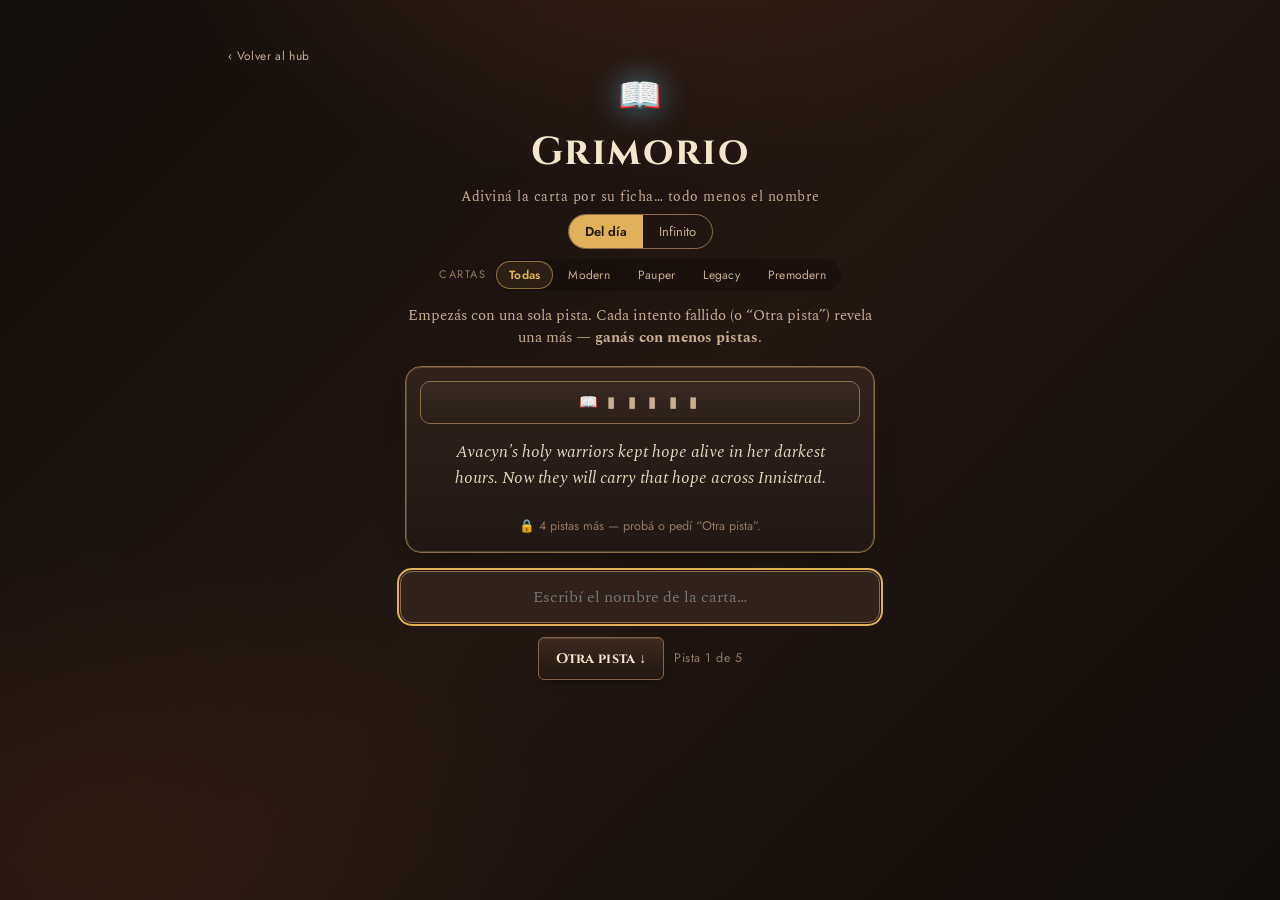
<file: grimorio.html>
<!doctype html>
<html lang="es">
<head>
<meta charset="utf-8">
<meta name="viewport" content="width=device-width, initial-scale=1">
<title>Grimorio — Magic The Mini Games</title>
<meta name="description" content="Adiviná la carta de Magic por su ficha completa — flavor, reglas, color, coste, tipo y fuerza/resistencia — todo menos el nombre.">
<meta property="og:type" content="website">
<meta property="og:title" content="Grimorio — Magic The Mini Games">
<meta property="og:description" content="Adiviná la carta de Magic por su ficha completa — flavor, reglas, color, coste, tipo y fuerza/resistencia — todo menos el nombre.">
<meta property="og:url" content="https://fclarat.github.io/MagicTheOraculo/grimorio.html">
<meta property="og:image" content="https://fclarat.github.io/MagicTheOraculo/og.png">
<meta property="og:image:width" content="1200">
<meta property="og:image:height" content="630">
<meta name="twitter:card" content="summary_large_image">
<meta name="twitter:title" content="Grimorio — Magic The Mini Games">
<meta name="twitter:description" content="Adiviná la carta de Magic por su ficha completa — flavor, reglas, color, coste, tipo y fuerza/resistencia — todo menos el nombre.">
<meta name="twitter:image" content="https://fclarat.github.io/MagicTheOraculo/og.png">
<link rel="icon" href="data:image/svg+xml,<svg xmlns='http://www.w3.org/2000/svg' viewBox='0 0 100 100'><text y='.9em' font-size='90'>%F0%9F%93%96</text></svg>">
<link rel="stylesheet" href="theme.css?v=8">
<style>
  main { text-align:center; }
  .sub { color:var(--muted); font-size:14.5px; margin:10px auto 0; max-width:480px; }
  /* the card "sheet" — assembles as clues reveal; tints to the card's colour */
  .sheet { max-width:470px; margin:16px auto 0; text-align:left; position:relative;
    background:linear-gradient(180deg,var(--ink-2),var(--ink)); border:1px solid var(--smoke-2); border-radius:16px; padding:14px;
    box-shadow:inset 0 0 0 1px var(--tint,var(--hair)), 0 0 36px -18px var(--tintglow,transparent), var(--shadow-sm);
    transition:box-shadow .45s ease; }
  .sheet-title { display:flex; align-items:center; justify-content:center; gap:9px; margin-bottom:12px; padding:9px;
    font-family:'Cinzel',serif; font-size:15px; letter-spacing:.05em; color:var(--faint);
    background:linear-gradient(180deg,rgba(255,255,255,.04),transparent); border:1px solid var(--smoke-2); border-radius:10px; }
  .sheet-title .masked { letter-spacing:.28em; color:var(--muted); }
  .clues { display:flex; flex-direction:column; gap:10px; }
  .clue { animation:cluein .35s ease both; }
  @keyframes cluein { from{opacity:0; transform:translateY(8px);} to{opacity:1; transform:none;} }
  .clab { display:block; font-family:'Jost',sans-serif; text-transform:uppercase; letter-spacing:.16em;
    font-size:9.5px; font-weight:600; color:var(--faint); margin-bottom:5px; }
  .clue.flavor { text-align:center; padding:4px 10px 6px; }
  .clue.flavor .txt { font-style:italic; font-family:'Spectral',serif; font-size:16.5px; line-height:1.6; color:#e2d8bc; text-wrap:balance; }
  .clue.rules { background:rgba(0,0,0,.24); border:1px solid var(--smoke-2); border-radius:11px; padding:11px 13px; }
  .clue.rules .rtext { white-space:pre-wrap; font-family:'Spectral',serif; font-size:14.5px; line-height:1.6; color:var(--parchment); }
  .stats { display:flex; flex-wrap:wrap; gap:8px; }
  .stat { flex:1 1 auto; min-width:104px; background:rgba(0,0,0,.24); border:1px solid var(--smoke-2); border-radius:11px;
    padding:8px 12px; animation:cluein .3s ease both; }
  .stat .sval { font-family:'Jost',sans-serif; font-size:14.5px; color:var(--parchment); display:flex; align-items:center; gap:6px; }
  .pending { text-align:center; color:var(--faint); font-family:'Jost',sans-serif; font-size:12.5px; padding:8px 4px 2px; }
  .mana { margin-right:2px; }
  .mana.sm { width:17px; height:17px; font-size:9px; vertical-align:middle; margin:0 1px; }
  .mana.n { background:radial-gradient(circle at 38% 30%,#efe9dd,#b0a794 82%); color:#3a3527; }
  .guessrow { position:relative; max-width:480px; margin:18px auto 0; }
  #guess { width:100%; box-sizing:border-box; background:var(--ink-2); color:var(--parchment);
    border:1px solid var(--smoke-2); border-radius:12px; padding:13px 15px; font-family:'Spectral',serif; font-size:16px; text-align:center; }
  #guess:focus { outline:2px solid var(--gold); outline-offset:1px; }
  .sugg { position:absolute; left:0; right:0; top:52px; z-index:5; display:grid; gap:3px; background:var(--void); border-radius:10px; }
  .sugg button { text-align:left; background:var(--ink); color:var(--parchment); border:1px solid var(--smoke);
    border-radius:8px; padding:9px 12px; cursor:pointer; font-family:'Spectral',serif; font-size:14px; }
  .sugg button:hover { border-color:var(--gold); }
  .controls { display:flex; gap:10px; justify-content:center; align-items:center; margin:14px auto 0; flex-wrap:wrap; }
  .count { color:var(--faint); font-family:'Jost',sans-serif; font-size:12.5px; letter-spacing:.04em; }
  .msg { min-height:20px; color:var(--gold); font-family:'Jost',sans-serif; font-size:14px; margin:12px 0 0; }
  .guesslog { display:flex; flex-wrap:wrap; gap:6px; justify-content:center; margin:12px auto 0; max-width:520px; }
  .guesslog .gl { font-family:'Jost',sans-serif; font-size:12px; color:var(--muted); background:var(--ink);
    border:1px solid var(--smoke); border-radius:8px; padding:4px 9px; text-decoration:line-through; }
  .cardwrap { display:flex; justify-content:center; margin:14px 0; }
  .cardwrap img { width:min(260px,70vw); border-radius:12px; box-shadow:var(--shadow); }
  .foot { color:var(--faint); text-align:center; font-family:'Jost',sans-serif; font-size:13px; margin-top:24px; }
  .modepick { display:inline-flex; border:1px solid var(--smoke-2); border-radius:99px; overflow:hidden; margin-top:6px; }
  .modepick button { background:transparent; border:none; color:var(--muted); padding:7px 16px; cursor:pointer; font-family:'Jost',sans-serif; font-size:13px; }
  .modepick button.on { background:var(--gold); color:#241a06; font-weight:600; }
</style>
</head>
<body>
<div class="wrap">
  <div class="topbar">
    <a class="back" href="index.html">‹ Volver al hub</a>
  </div>
  <header class="mast">
    <div class="sigil">📖</div>
    <h1 class="wordmark">Grimorio</h1>
    <p class="tagline">Adiviná la carta por su ficha… todo menos el nombre</p>
    <div class="modepick" id="modepick"><button data-mode="daily" class="on">Del día</button><button data-mode="rand">Infinito</button></div>
  </header>
  <main>
    <div id="game" hidden>
      <p class="sub">Empezás con una sola pista. Cada intento fallido (o “Otra pista”) revela una más — <b>ganás con menos pistas</b>.</p>
      <div class="sheet" id="sheet">
        <div class="sheet-title">📖 <span class="masked">▮ ▮ ▮ ▮ ▮</span></div>
        <div class="clues" id="clues"></div>
      </div>
      <div class="guessrow">
        <input id="guess" type="text" autocomplete="off" spellcheck="false" placeholder="Escribí el nombre de la carta…">
        <div class="sugg" id="sugg"></div>
      </div>
      <div class="controls">
        <button class="btn" id="next">Otra pista ↓</button>
        <span class="count" id="count"></span>
      </div>
      <p class="msg" id="msg"></p>
      <div class="guesslog" id="guesslog"></div>
    </div>
    <div id="result" hidden></div>
    <p class="foot" id="loading">Abriendo el grimorio…</p>
  </main>
</div>
<script src="extras.js?v=7"></script>
<script>
const $ = s => document.querySelector(s);
let TARGETS=[], ALLNAMES=[], target=null, clues=[], revealed=1, over=false, mode='daily';

Promise.all([fetch('data/names.json?v=3').then(r=>r.json()), fetch(MTO.fmt === 'all' ? 'data/reveal.json?v=4' : `data/reveal_${MTO.fmt}.json?v=1`).then(r=>r.json())]).then(([a,rv])=>{
  ALLNAMES = MTO.names(a);
  TARGETS = rv.cards;
  if(!TARGETS.length){ $('#loading').textContent='No pude cargar las cartas 😿'; return; }
  $('#loading').hidden=true; $('#game').hidden=false; start();
}).catch(()=>{ $('#loading').textContent='No pude cargar las cartas 😿'; });

function hashStr(s){ let h=2166136261; for(let i=0;i<s.length;i++){ h^=s.charCodeAt(i); h=Math.imul(h,16777619);} return h>>>0; }
function todayKey(){ const d=new Date(); return `${d.getFullYear()}-${d.getMonth()+1}-${d.getDate()}`; }
function imgURL(c,k){ const id=c.fid; return `https://cards.scryfall.io/${k}/front/${id[0]}/${id[1]}/${id}.jpg`; }
function esc(s){ return String(s).replace(/[&<>"]/g,m=>({'&':'&amp;','<':'&lt;','>':'&gt;','"':'&quot;'}[m])); }

const COLNAME={W:'Blanca',U:'Azul',B:'Negra',R:'Roja',G:'Verde'};
function colorPips(co){ if(!co) return `<span class="mana c">◆</span>`; return co.split('').map(x=>`<span class="mana ${x.toLowerCase()}">${x}</span>`).join(''); }
function colorWord(co){ if(!co) return 'Incolora'; if(co.length>=2) return 'Multicolor'; return COLNAME[co]||co; }
function manaHTML(mc){
  const syms = (mc||'').match(/\{[^}]+\}/g);
  if(!syms||!syms.length) return `<span class="mana n">0</span>`;
  return syms.map(s=>{ const t=s.slice(1,-1); const cls={W:'w',U:'u',B:'b',R:'r',G:'g',C:'c'}[t];
    return cls ? `<span class="mana ${cls}">${t}</span>` : `<span class="mana n">${esc(t)}</span>`; }).join('');
}
function rulesHTML(t){
  return esc(t).replace(/\{([^}]+)\}/g,(m,sym)=>{
    const cls={W:'w',U:'u',B:'b',R:'r',G:'g',C:'c'}[sym];
    if(cls) return `<span class="mana ${cls} sm">${sym}</span>`;
    const lab = sym==='T'?'↷' : sym==='Q'?'↺' : sym;
    return `<span class="mana n sm">${esc(lab)}</span>`;
  });
}
const TINT={W:'240,230,192',U:'43,125,191',B:'120,110,150',R:'209,63,43',G:'44,154,92'};
function tintRGB(co){ if(!co) return '176,167,148'; if(co.length>=2) return '227,180,90'; return TINT[co]||'176,167,148'; }

function buildClues(c){
  const cl=[];
  if(c.fl) cl.push({kind:'flavor', text:c.fl});
  cl.push({kind:'rules', text:c.ot});
  cl.push({kind:'stat', lab:'Color', html:`${colorPips(c.co)} <span>${colorWord(c.co)}</span>`});
  cl.push({kind:'stat', lab:'Coste', html: c.mc ? manaHTML(c.mc) : '<span style="color:var(--faint)">sin coste</span>'});
  cl.push({kind:'stat', lab:'Tipo', html: esc(c.t)});
  if(c.pt) cl.push({kind:'stat', lab:'Fuerza / Resist.', html:`<b>${esc(c.pt)}</b>`});
  return cl;
}

function start(){
  over=false; revealed=1;
  const seed = mode==='daily' ? hashStr('grimorio'+todayKey()) : Math.floor(Math.random()*1e9);
  target = TARGETS[seed % TARGETS.length];
  clues = buildClues(target);
  $('#result').hidden=true; $('#game').hidden=false; $('#msg').textContent=''; $('#guesslog').innerHTML='';
  $('#guess').value=''; $('#guess').disabled=false; $('#sugg').innerHTML='';
  render(); $('#guess').focus();
}
function render(){
  const shown = clues.slice(0, revealed);
  let html='', stats=[], colorShown=false;
  for(const c of shown){
    if(c.kind==='flavor') html += `<div class="clue flavor"><div class="txt">${esc(c.text)}</div></div>`;
    else if(c.kind==='rules') html += `<div class="clue rules"><span class="clab">Texto de reglas</span><div class="rtext">${rulesHTML(c.text)}</div></div>`;
    else { stats.push(c); if(c.lab==='Color') colorShown=true; }
  }
  if(stats.length) html += `<div class="stats">` + stats.map(s=>`<div class="stat"><span class="clab">${s.lab}</span><div class="sval">${s.html}</div></div>`).join('') + `</div>`;
  if(revealed < clues.length) html += `<div class="pending">🔒 ${clues.length-revealed} pista${clues.length-revealed>1?'s':''} más — probá o pedí “Otra pista”.</div>`;
  $('#clues').innerHTML = html;
  const sheet=$('#sheet');
  if(colorShown){ const rgb=tintRGB(target.co); sheet.style.setProperty('--tint',`rgba(${rgb},.55)`); sheet.style.setProperty('--tintglow',`rgba(${rgb},.5)`); }
  else { sheet.style.setProperty('--tint','var(--hair)'); sheet.style.setProperty('--tintglow','transparent'); }
  $('#count').textContent = `Pista ${Math.min(revealed,clues.length)} de ${clues.length}`;
  $('#next').disabled = revealed >= clues.length;
}
function nextClue(){ if(over) return; if(revealed < clues.length){ revealed++; render(); } }

$('#guess').addEventListener('input', e=>{
  const q=e.target.value.trim().toLowerCase(), box=$('#sugg');
  if(q.length<2){ box.innerHTML=''; return; }
  const hits=[]; for(let i=0;i<ALLNAMES.length && hits.length<7;i++) if(ALLNAMES[i].toLowerCase().includes(q)) hits.push(ALLNAMES[i]);
  box.innerHTML=hits.map(n=>`<button data-n="${esc(n)}">${esc(n)}</button>`).join('');
  box.querySelectorAll('button').forEach(b=>b.onclick=()=>submit(b.dataset.n));
});
$('#guess').addEventListener('keydown', e=>{ if(e.key==='Enter'){ const f=$('#sugg button'); if(f) submit(f.dataset.n); else submit($('#guess').value.trim()); }});
$('#next').onclick=nextClue;

function submit(name){
  if(over||!name) return; $('#sugg').innerHTML=''; $('#guess').value='';
  if(name.toLowerCase()===target.n.toLowerCase()) return win();
  $('#guesslog').insertAdjacentHTML('beforeend', `<span class="gl">${esc(name)}</span>`);
  if(revealed < clues.length){ revealed++; render(); $('#msg').textContent='No era… ahí va otra pista.'; }
  else { $('#msg').textContent=''; return lose(); }
}
function win(){ done(true); }
function lose(){ done(false); }
function done(won){
  over=true; $('#guess').disabled=true; $('#next').disabled=true;
  const n = revealed;
  setTimeout(()=>{
    MTO.end('grimorio', { won, mode, score: won?n:null, distLabel:'pistas usadas',
      title: target.n, subtitle: won?`Adivinada con ${n} pista${n>1?'s':''}`:'No la sacaste',
      bodyHtml: `<div class="cardwrap"><img src="${imgURL(target,'normal')}" alt="${esc(target.n)}" onerror="this.onerror=null;this.src='${imgURL(target,'art_crop')}'"></div>`,
      shareText: `Grimorio 📖 — ${won?`✅ con ${n} pista${n>1?'s':''}`:'❌ no la saqué'}\nfclarat.github.io/MagicTheOraculo` });
  }, 350);
}
document.querySelectorAll('#modepick button').forEach(b=>b.onclick=()=>{ document.querySelectorAll('#modepick button').forEach(x=>x.classList.remove('on')); b.classList.add('on'); mode=b.dataset.mode; if(TARGETS.length) start(); });
</script>
</body>
</html>
</file>
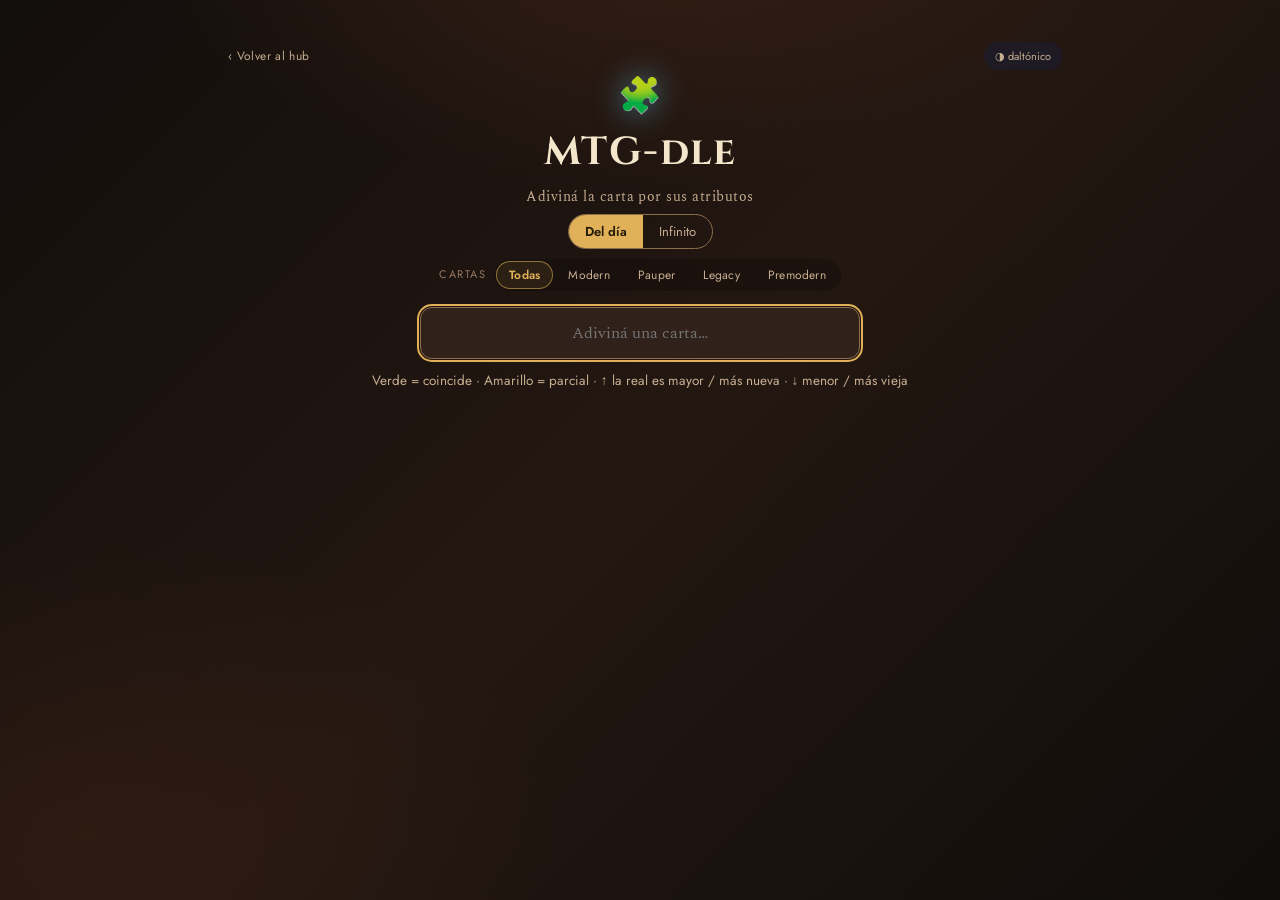
<file: mtgdle.html>
<!doctype html>
<html lang="es">
<head>
<meta charset="utf-8">
<meta name="viewport" content="width=device-width, initial-scale=1">
<title>MTG-dle — Magic The Mini Games</title>
<meta name="description" content="Adiviná la carta de Magic del día por sus atributos: color, coste, tipo, rareza, subtipo.">
<meta property="og:type" content="website">
<meta property="og:title" content="MTG-dle — Magic The Mini Games">
<meta property="og:description" content="Adiviná la carta de Magic del día por sus atributos: color, coste, tipo, rareza, subtipo.">
<meta property="og:url" content="https://fclarat.github.io/MagicTheOraculo/mtgdle.html">
<meta property="og:image" content="https://fclarat.github.io/MagicTheOraculo/og.png">
<meta property="og:image:width" content="1200">
<meta property="og:image:height" content="630">
<meta name="twitter:card" content="summary_large_image">
<meta name="twitter:title" content="MTG-dle — Magic The Mini Games">
<meta name="twitter:description" content="Adiviná la carta de Magic del día por sus atributos: color, coste, tipo, rareza, subtipo.">
<meta name="twitter:image" content="https://fclarat.github.io/MagicTheOraculo/og.png">
<link rel="icon" href="data:image/svg+xml,<svg xmlns='http://www.w3.org/2000/svg' viewBox='0 0 100 100'><text y='.9em' font-size='90'>%F0%9F%A7%A9</text></svg>">
<link rel="stylesheet" href="theme.css?v=8">
<style>
  main { text-align:center; }
  .guessrow { position:relative; max-width:440px; margin:16px auto 0; }
  #guess { width:100%; box-sizing:border-box; background:var(--ink-2); color:var(--parchment);
    border:1px solid var(--smoke-2); border-radius:12px; padding:13px 15px; font-family:'Spectral',serif; font-size:16px; text-align:center; }
  #guess:focus { outline:2px solid var(--gold); outline-offset:1px; }
  .sugg { position:absolute; left:0; right:0; top:52px; z-index:5; display:grid; gap:3px; background:var(--void); border-radius:10px; }
  .sugg button { text-align:left; background:var(--ink); color:var(--parchment); border:1px solid var(--smoke);
    border-radius:8px; padding:9px 12px; cursor:pointer; font-family:'Spectral',serif; font-size:14px; }
  .sugg button:hover { border-color:var(--gold); }
  .board { max-width:560px; margin:18px auto 0; overflow-x:auto; }
  table { border-collapse:separate; border-spacing:5px; margin:0 auto; }
  th { font-family:'Jost',sans-serif; font-size:10px; letter-spacing:.1em; text-transform:uppercase; color:var(--faint); font-weight:600; padding-bottom:2px; }
  td { width:64px; height:60px; border-radius:9px; background:var(--ink); border:1px solid var(--smoke);
    font-family:'Jost',sans-serif; font-size:12px; line-height:1.2; vertical-align:middle; padding:3px;
    animation:flip .4s ease both; }
  @keyframes flip { from{transform:rotateX(90deg); opacity:0;} to{transform:none; opacity:1;} }
  td.name { width:118px; font-family:'Spectral',serif; font-size:12.5px; background:var(--ink-2); color:var(--parchment); }
  td.g { background:var(--tile-correct); color:#0e1a12; border-color:var(--tile-correct); }
  td.y { background:var(--tile-present); color:#241a06; border-color:var(--tile-present); }
  td.b { background:#241f2e; color:var(--muted); border-color:var(--smoke); }
  .arrow { font-size:17px; display:block; line-height:1; }
  .msg { min-height:20px; color:var(--muted); font-size:13.5px; margin:12px 0 0; font-family:'Jost',sans-serif; }
  .result-title { font-family:'Cinzel',serif; font-weight:700; font-size:clamp(22px,6vw,32px); margin:8px 0 2px; text-wrap:balance; }
  .cardwrap { display:flex; justify-content:center; margin:14px 0; }
  .cardwrap img { width:min(260px,70vw); border-radius:12px; box-shadow:var(--shadow); }
  .center-actions { display:flex; gap:12px; justify-content:center; flex-wrap:wrap; margin-top:18px; }
  .foot { color:var(--faint); text-align:center; font-family:'Jost',sans-serif; font-size:13px; margin-top:24px; }
  .modepick { display:inline-flex; border:1px solid var(--smoke-2); border-radius:99px; overflow:hidden; margin-top:6px; }
  .modepick button { background:transparent; border:none; color:var(--muted); padding:7px 16px; cursor:pointer; font-family:'Jost',sans-serif; font-size:13px; }
  .modepick button.on { background:var(--gold); color:#241a06; font-weight:600; }
  .legend { color:var(--faint); font-size:12px; margin-top:10px; }
</style>
</head>
<body>
<div class="wrap">
  <div class="topbar">
    <a class="back" href="index.html">‹ Volver al hub</a>
    <button class="cbtoggle" id="cbtoggle" aria-pressed="false" aria-label="Modo daltónico: colores naranja y azul" title="Modo daltónico (naranja / azul)">◑ daltónico</button>
  </div>
  <header class="mast">
    <div class="sigil">🧩</div>
    <h1 class="wordmark">MTG-dle</h1>
    <p class="tagline">Adiviná la carta por sus atributos</p>
    <div class="modepick" id="modepick"><button data-mode="daily" class="on">Del día</button><button data-mode="rand">Infinito</button></div>
  </header>
  <main>
    <div id="game" hidden>
      <div class="guessrow">
        <input id="guess" type="text" autocomplete="off" spellcheck="false" placeholder="Adiviná una carta…">
        <div class="sugg" id="sugg"></div>
      </div>
      <p class="msg" id="msg">Verde = coincide · Amarillo = parcial · ↑ la real es mayor / más nueva · ↓ menor / más vieja</p>
      <div class="board" id="board"></div>
    </div>
    <div id="result" hidden></div>
    <p class="foot" id="loading">Cargando el grimorio…</p>
  </main>
</div>
<script src="extras.js?v=7"></script>
<script>
const $ = s => document.querySelector(s);
let POOL=[], GUESSABLE=[], NAMEMAP=new Map(), TARGETS=[], target=null, tries=0, over=false, mode='daily', rows=[];

// all.json = every card (typeable); famous.json = the curated famous set that the
// daily ANSWER is drawn from, and the only cards with first-print year+set+subtype.
Promise.all([fetch('data/all.json?v=6').then(r=>r.json()), fetch(MTO.famousURL).then(r=>r.json())])
.then(([a,d])=>{
  POOL=d.cards;
  const rich=new Map(POOL.map(c=>[c.n,c]));
  GUESSABLE=a.cards.filter(c=>MTO.inFmt(c.fm));          // you can type ANY card of the format
  for(const c of GUESSABLE){
    const r=rich.get(c.n);
    if(r){ c.st=r.st; c.yr=r.yr; c.set=r.set; c.fid=r.fid; c.fam=r.fam; }   // famous: full data
    else { const p=(c.t||'').split('—'); c.st=p[1]?p[1].trim():''; }        // else derive subtype from the type line
  }
  NAMEMAP=new Map(GUESSABLE.map(c=>[c.n.toLowerCase(),c]));
  TARGETS=POOL.filter(c=>c.yr && c.set);     // daily answer stays famous & recognizable
  if(!TARGETS.length) TARGETS=POOL;
  $('#loading').hidden=true; $('#game').hidden=false; start();
}).catch(()=>{ $('#loading').textContent='No pude cargar las cartas 😿'; });

function hashStr(s){ let h=2166136261; for(let i=0;i<s.length;i++){ h^=s.charCodeAt(i); h=Math.imul(h,16777619);} return h>>>0; }
function todayKey(){ const d=new Date(); return `${d.getFullYear()}-${d.getMonth()+1}-${d.getDate()}`; }
function imgURL(c,k){ const id=c.fid||c.id; return `https://cards.scryfall.io/${k}/front/${id[0]}/${id[1]}/${id}.jpg`; }

const CORE=['Creature','Planeswalker','Land','Instant','Sorcery','Artifact','Enchantment','Battle'];
function coreType(c){ for(const x of CORE) if(c.t.includes(x)) return x; return '—'; }
const CORE_ES={Creature:'Criatura',Planeswalker:'Planeswalker',Land:'Tierra',Instant:'Instant.',Sorcery:'Conjuro',Artifact:'Artefacto',Enchantment:'Encant.',Battle:'Batalla','—':'—'};
const COLNAME={W:'Blanca',U:'Azul',B:'Negra',R:'Roja',G:'Verde'};
function colorLabel(c){ if(!c.co) return 'Incolora'; if(c.co.length>=2) return 'Multi ('+c.co.split('').length+')'; return COLNAME[c.co]; }
const RARNAME={c:'Común',u:'Infrec.',r:'Rara',m:'Mítica'}, RARRANK={c:0,u:1,r:2,m:3};
function subSet(c){ return new Set((c.st||'').split(/\s+/).filter(Boolean)); }

function cmp(g){
  // returns array of {cls, html} for columns: color, cmc, type, rarity, subtype
  const out=[];
  // color
  const gc=new Set(g.co), tc=new Set(target.co);
  let ccls='b'; if(g.co===target.co) ccls='g'; else if([...gc].some(x=>tc.has(x))||(!g.co&&!target.co)) ccls=(g.co&&target.co)?'y':'b';
  out.push({cls:ccls, html:colorLabel(g)});
  // cmc
  let mcls = g.cmc===target.cmc?'g':(Math.abs(g.cmc-target.cmc)<=1?'y':'b');
  const arr = g.cmc===target.cmc?'':(g.cmc<target.cmc?'<span class="arrow">↑</span>':'<span class="arrow">↓</span>');
  out.push({cls:mcls, html:`${g.cmc}${arr}`});
  // type
  out.push({cls: coreType(g)===coreType(target)?'g':'b', html:CORE_ES[coreType(g)]});
  // rarity
  let rcls=g.r===target.r?'g':'b';
  const rarr = g.r===target.r?'':(RARRANK[g.r]<RARRANK[target.r]?'<span class="arrow">↑</span>':'<span class="arrow">↓</span>');
  out.push({cls:rcls, html:`${RARNAME[g.r]||'—'}${rarr}`});
  // subtype
  const gs=subSet(g), ts=subSet(target); const inter=[...gs].filter(x=>ts.has(x));
  let scls='b'; if(gs.size&&ts.size&&inter.length===gs.size&&inter.length===ts.size) scls='g'; else if(inter.length) scls='y';
  out.push({cls:scls, html: (g.st||'—').slice(0,16)});
  // expansión: same set = green; else arrow by first-print year (↑ = la real es más NUEVA)
  if(g.set && target.set){
    const ecls = g.set===target.set ? 'g' : (g.yr===target.yr ? 'y' : 'b');
    const earr = g.set===target.set ? '' : (g.yr<target.yr ? '<span class="arrow">↑</span>' : g.yr>target.yr ? '<span class="arrow">↓</span>' : '');
    out.push({cls:ecls, html:`${esc(setShort(g.set))}${earr}`});
  } else out.push({cls:'b', html:'?'});   // typed a non-famous card: no first-print set on file
  return out;
}
function setShort(s){ return s.length>15 ? s.slice(0,14)+'…' : s; }

function start(){
  over=false; tries=0; rows=[];
  target = mode==='daily' ? TARGETS[hashStr('mtgdle'+todayKey())%TARGETS.length] : TARGETS[Math.floor(Math.random()*TARGETS.length)];
  $('#result').hidden=true; $('#game').hidden=false; $('#guess').value=''; $('#guess').disabled=false; $('#sugg').innerHTML='';
  renderBoard(); $('#guess').focus();
}
function renderBoard(){
  const b=$('#board');
  if(!rows.length){ b.innerHTML=''; return; }
  let html='<table><thead><tr><th>Carta</th><th>Color</th><th>Coste</th><th>Tipo</th><th>Rareza</th><th>Subtipo</th><th>Expansión</th></tr></thead><tbody>';
  for(const r of rows){
    html+=`<tr><td class="name">${esc(r.g.n)}</td>`+
      r.cells.map(c=>`<td class="${c.cls}">${c.html}</td>`).join('')+'</tr>';
  }
  html+='</tbody></table>';
  b.innerHTML=html;
}
function guessCard(name){
  if(over) return;
  const g=NAMEMAP.get(name.toLowerCase()); if(!g) return;
  $('#guess').value=''; $('#sugg').innerHTML='';
  tries++;
  rows.unshift({ g, cells: cmp(g) });
  renderBoard();
  if(g.n===target.n) return win();
}
function win(){
  over=true; $('#guess').disabled=true;
  setTimeout(()=>{
    MTO.end('mtgdle', { won:true, mode, score:tries, distLabel:'intentos',
      title: target.n, subtitle:`En ${tries} intento${tries===1?'':'s'}`,
      bodyHtml:`<div class="cardwrap"><img src="${imgURL(target,'normal')}" alt="${esc(target.n)}" onerror="this.onerror=null;this.src='${imgURL(target,'art_crop')}'"></div>`,
      shareText:`MTG-dle 🧩 — ${target.n}\n✅ en ${tries} intento${tries===1?'':'s'}\nfclarat.github.io/MagicTheOraculo` });
  }, 300);
}

$('#guess').addEventListener('input', e=>{
  const q=e.target.value.trim().toLowerCase(), box=$('#sugg');
  if(q.length<2){ box.innerHTML=''; return; }
  const hits=[]; for(let i=0;i<GUESSABLE.length && hits.length<7;i++) if(GUESSABLE[i].n.toLowerCase().includes(q)) hits.push(GUESSABLE[i].n);
  box.innerHTML=hits.map(n=>`<button data-n="${esc(n)}">${esc(n)}</button>`).join('');
  box.querySelectorAll('button').forEach(b=>b.onclick=()=>guessCard(b.dataset.n));
});
$('#guess').addEventListener('keydown', e=>{ if(e.key==='Enter'){ const f=$('#sugg button'); if(f) guessCard(f.dataset.n); }});
document.querySelectorAll('#modepick button').forEach(b=>b.onclick=()=>{
  document.querySelectorAll('#modepick button').forEach(x=>x.classList.remove('on')); b.classList.add('on'); mode=b.dataset.mode; if(POOL.length) start();
});
function esc(s){ return String(s).replace(/[&<>"]/g,m=>({'&':'&amp;','<':'&lt;','>':'&gt;','"':'&quot;'}[m])); }
</script>
</body>
</html>
</file>
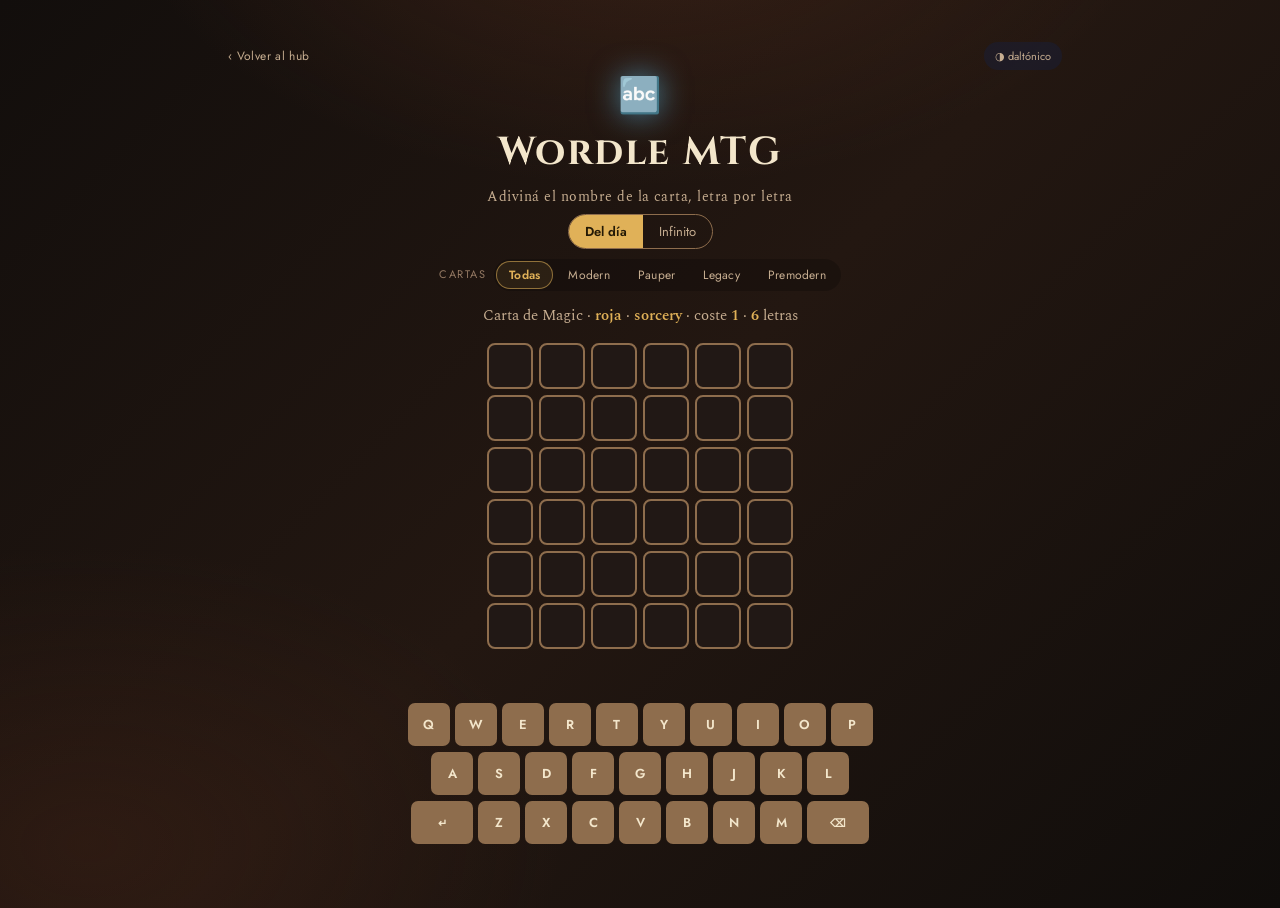
<file: wordle.html>
<!doctype html>
<html lang="es">
<head>
<meta charset="utf-8">
<meta name="viewport" content="width=device-width, initial-scale=1">
<title>Wordle MTG — Magic The Mini Games</title>
<meta name="description" content="Adiviná el nombre de una carta de Magic, letra por letra, estilo Wordle.">
<meta property="og:type" content="website">
<meta property="og:title" content="Wordle MTG — Magic The Mini Games">
<meta property="og:description" content="Adiviná el nombre de una carta de Magic, letra por letra, estilo Wordle.">
<meta property="og:url" content="https://fclarat.github.io/MagicTheOraculo/wordle.html">
<meta property="og:image" content="https://fclarat.github.io/MagicTheOraculo/og.png">
<meta property="og:image:width" content="1200">
<meta property="og:image:height" content="630">
<meta name="twitter:card" content="summary_large_image">
<meta name="twitter:title" content="Wordle MTG — Magic The Mini Games">
<meta name="twitter:description" content="Adiviná el nombre de una carta de Magic, letra por letra, estilo Wordle.">
<meta name="twitter:image" content="https://fclarat.github.io/MagicTheOraculo/og.png">
<link rel="icon" href="data:image/svg+xml,<svg xmlns='http://www.w3.org/2000/svg' viewBox='0 0 100 100'><text y='.9em' font-size='90'>%F0%9F%94%A4</text></svg>">
<link rel="stylesheet" href="theme.css?v=8">
<style>
  main { text-align:center; }
  .hint { color:var(--muted); font-size:14.5px; margin:14px auto 0; max-width:460px; }
  .hint b { color:var(--gold); font-weight:600; }
  .grid { display:grid; gap:6px; justify-content:center; margin:16px auto 0; }
  .grow { display:grid; gap:6px; grid-auto-flow:column; justify-content:center; }
  .tile { width:clamp(30px,9vw,46px); aspect-ratio:1; display:grid; place-items:center;
    border:2px solid var(--smoke-2); border-radius:8px; font-family:'Cinzel',serif; font-weight:700;
    font-size:clamp(16px,5vw,22px); text-transform:uppercase; background:var(--ink); transition:transform .15s; }
  .tile.filled { border-color:var(--faint); animation:pip .12s ease; }
  @keyframes pip { from{transform:scale(1.08);} to{transform:scale(1);} }
  .tile.g { background:var(--tile-correct); border-color:var(--tile-correct); color:#0e1a12; }
  .tile.y { background:var(--tile-present); border-color:var(--tile-present); color:#241a06; }
  .tile.b { background:var(--smoke); border-color:var(--smoke); color:var(--muted); }
  .kb { display:grid; gap:6px; max-width:500px; margin:20px auto 0; }
  .krow { display:flex; gap:5px; justify-content:center; }
  .key { flex:1; max-width:42px; min-width:0; padding:12px 0; border-radius:7px; border:none; cursor:pointer;
    background:var(--smoke-2); color:var(--parchment); font-family:'Jost',sans-serif; font-weight:600; font-size:13px; }
  .key.wide { max-width:62px; font-size:11px; }
  .key.g { background:var(--tile-correct); color:#0e1a12; } .key.y { background:var(--tile-present); color:#241a06; } .key.b { background:#1b1826; color:var(--faint); }
  .key:active { transform:translateY(1px); }
  .msg { min-height:22px; color:var(--gold); font-family:'Jost',sans-serif; font-size:14px; margin:12px 0 0; }
  .result-title { font-family:'Cinzel',serif; font-weight:700; font-size:clamp(22px,6vw,32px); margin:6px 0 2px; text-wrap:balance; }
  .cardwrap { display:flex; justify-content:center; margin:14px 0; }
  .cardwrap img { width:min(260px,70vw); border-radius:12px; box-shadow:var(--shadow); }
  .center-actions { display:flex; gap:12px; justify-content:center; flex-wrap:wrap; margin-top:20px; }
  .foot { color:var(--faint); text-align:center; font-family:'Jost',sans-serif; font-size:13px; margin-top:24px; }
  .modepick { display:inline-flex; border:1px solid var(--smoke-2); border-radius:99px; overflow:hidden; margin-top:6px; }
  .modepick button { background:transparent; border:none; color:var(--muted); padding:7px 16px; cursor:pointer; font-family:'Jost',sans-serif; font-size:13px; }
  .modepick button.on { background:var(--gold); color:#241a06; font-weight:600; }
</style>
</head>
<body>
<div class="wrap">
  <div class="topbar">
    <a class="back" href="index.html">‹ Volver al hub</a>
    <button class="cbtoggle" id="cbtoggle" aria-pressed="false" aria-label="Modo daltónico: colores naranja y azul" title="Modo daltónico (naranja / azul)">◑ daltónico</button>
  </div>
  <header class="mast">
    <div class="sigil">🔤</div>
    <h1 class="wordmark">Wordle MTG</h1>
    <p class="tagline">Adiviná el nombre de la carta, letra por letra</p>
    <div class="modepick" id="modepick"><button data-mode="daily" class="on">Del día</button><button data-mode="rand">Infinito</button></div>
  </header>
  <main>
    <div id="game" hidden>
      <p class="hint" id="hint"></p>
      <div class="grid" id="grid"></div>
      <p class="msg" id="msg"></p>
      <div class="kb" id="kb"></div>
    </div>
    <div id="result" hidden></div>
    <p class="foot" id="loading">Cargando el grimorio…</p>
  </main>
</div>
<script src="extras.js?v=7"></script>
<script>
const $ = s => document.querySelector(s);
let POOL=[], WORDS=[], target=null, L=0, row=0, col=0, grid=[], over=false, mode='daily', rowsRes=[];
const ROWS=6;
const keyState={};

fetch(MTO.famousURL).then(r=>r.json()).then(d=>{
  POOL=d.cards;
  WORDS = POOL.filter(c=>/^[A-Za-z]{4,9}$/.test(c.n));   // famous single-word names
  if(!WORDS.length) WORDS = POOL.filter(c=>/^[A-Za-z]{4,9}$/.test(c.n)).slice(0,120);
  $('#loading').hidden=true; $('#game').hidden=false; start();
}).catch(()=>{ $('#loading').textContent='No pude cargar las cartas 😿'; });

function hashStr(s){ let h=2166136261; for(let i=0;i<s.length;i++){ h^=s.charCodeAt(i); h=Math.imul(h,16777619);} return h>>>0; }
function todayKey(){ const d=new Date(); return `${d.getFullYear()}-${d.getMonth()+1}-${d.getDate()}`; }
function imgURL(c,k){ const id=c.fid||c.id; return `https://cards.scryfall.io/${k}/front/${id[0]}/${id[1]}/${id}.jpg`; }
const COLNAME={W:'blanca',U:'azul',B:'negra',R:'roja',G:'verde'};
function colorWord(c){ if(!c.co) return 'incolora'; if(c.co.length>=2) return 'multicolor'; return COLNAME[c.co]; }
function typeWord(c){ return c.t.split('—')[0].trim().toLowerCase(); }

function start(){
  over=false; row=0; col=0; rowsRes=[]; for(const k in keyState) delete keyState[k];
  target = mode==='daily' ? WORDS[hashStr('wordle'+todayKey())%WORDS.length] : WORDS[Math.floor(Math.random()*WORDS.length)];
  L = target.n.length;
  grid = Array.from({length:ROWS},()=>Array(L).fill(''));
  $('#result').hidden=true; $('#game').hidden=false; $('#msg').textContent='';
  $('#hint').innerHTML = `Carta de Magic · <b>${colorWord(target)}</b> · <b>${esc(typeWord(target))}</b> · coste <b>${target.cmc}</b> · <b>${L}</b> letras`;
  renderGrid(); renderKB();
}
function renderGrid(){
  const g=$('#grid'); g.innerHTML='';
  for(let r=0;r<ROWS;r++){ const rowEl=document.createElement('div'); rowEl.className='grow';
    for(let c=0;c<L;c++){ const t=document.createElement('div'); t.className='tile'; t.id=`t-${r}-${c}`;
      t.textContent=grid[r][c]; if(grid[r][c]) t.classList.add('filled'); rowEl.appendChild(t); }
    g.appendChild(rowEl); }
}
const KROWS=['QWERTYUIOP','ASDFGHJKL','ZXCVBNM'];
function renderKB(){
  const kb=$('#kb'); kb.innerHTML='';
  KROWS.forEach((rw,i)=>{ const r=document.createElement('div'); r.className='krow';
    if(i===2){ r.appendChild(mkKey('↵','Enter','wide')); }
    for(const ch of rw){ r.appendChild(mkKey(ch,ch)); }
    if(i===2){ r.appendChild(mkKey('⌫','Backspace','wide')); }
    kb.appendChild(r); });
}
function mkKey(label,key,cls){ const b=document.createElement('button'); b.className='key'+(cls?' '+cls:'')+(keyState[key]?' '+keyState[key]:'');
  b.textContent=label; b.onclick=()=>press(key); return b; }

function press(k){
  if(over) return;
  if(k==='Enter') return submit();
  if(k==='Backspace'){ if(col>0){ col--; grid[row][col]=''; paint(row); } return; }
  if(/^[A-Za-z]$/.test(k) && col<L){ grid[row][col]=k.toUpperCase(); col++; paint(row); }
}
function paint(r){ for(let c=0;c<L;c++){ const t=$(`#t-${r}-${c}`); t.textContent=grid[r][c]; t.classList.toggle('filled',!!grid[r][c]); } }

function submit(){
  if(col<L){ flash('Faltan letras'); return; }
  const guess=grid[row].join(''); const ans=target.n.toUpperCase();
  // two-pass scoring for duplicate letters
  const res=Array(L).fill('b'); const cnt={};
  for(const ch of ans) cnt[ch]=(cnt[ch]||0)+1;
  for(let c=0;c<L;c++){ if(guess[c]===ans[c]){ res[c]='g'; cnt[guess[c]]--; } }
  for(let c=0;c<L;c++){ if(res[c]==='g') continue; const ch=guess[c]; if(cnt[ch]>0){ res[c]='y'; cnt[ch]--; } }
  for(let c=0;c<L;c++){ const t=$(`#t-${row}-${c}`); t.classList.add(res[c]);
    const kprev=keyState[guess[c]]; const rank={b:0,y:1,g:2}; if(!kprev||rank[res[c]]>rank[kprev]) keyState[guess[c]]=res[c]; }
  renderKB();
  rowsRes.push(res.slice());
  if(guess===ans) return end(true);
  row++; col=0;
  if(row>=ROWS) return end(false);
}
function flash(m){ $('#msg').textContent=m; setTimeout(()=>{ if($('#msg').textContent===m) $('#msg').textContent=''; },1400); }

function end(won){
  over=true;
  const gridEmo = rowsRes.map(r=>r.map(c=>c==='g'?'🟩':c==='y'?'🟨':'⬛').join('')).join('\n');
  setTimeout(()=>{
    MTO.end('wordle', { won, mode, score: won?row+1:null, distLabel:'intentos',
      title: target.n, subtitle: won?`Resuelta en ${row+1} intento${row?'s':''}`:'No la sacaste',
      bodyHtml: `<div class="cardwrap"><img src="${imgURL(target,'normal')}" alt="${esc(target.n)}" onerror="this.onerror=null;this.src='${imgURL(target,'art_crop')}'"></div>`,
      shareText: `Wordle MTG 🔤 ${won?row+1:'X'}/6\n${gridEmo}\nfclarat.github.io/MagicTheOraculo` });
  }, 450);
}

addEventListener('keydown', e=>{ if(e.key==='Enter'||e.key==='Backspace'||/^[a-zA-Z]$/.test(e.key)) press(e.key); });
document.querySelectorAll('#modepick button').forEach(b=>b.onclick=()=>{
  document.querySelectorAll('#modepick button').forEach(x=>x.classList.remove('on')); b.classList.add('on'); mode=b.dataset.mode; if(POOL.length) start();
});
function esc(s){ return String(s).replace(/[&<>"]/g,m=>({'&':'&amp;','<':'&lt;','>':'&gt;','"':'&quot;'}[m])); }
</script>
</body>
</html>
</file>
<file: theme.css>
/* Shared design system — a vivid interplanar Magic arcade. */
@import url('https://fonts.googleapis.com/css2?family=DM+Mono:wght@400;500&family=Space+Grotesk:wght@400;500;600;700&family=Unbounded:wght@500;600;700&display=swap');
@import url('https://fonts.googleapis.com/css2?family=Cinzel:wght@500;600;700&family=Jost:wght@400;500;600&family=Spectral:ital,wght@0,400;0,500;0,600;1,400&display=swap');

:root {
  color-scheme: dark;
  --void:#070914; --ink:#101528; --ink-2:#181f39; --smoke:#29314e; --smoke-2:#46527b;
  --parchment:#f5f7ff; --muted:#aab5d7; --faint:#7d89ae;
  --gold:#b8ff4d; --gold-dim:#83cf27;
  --mW:#fff5c7; --mU:#59c9ff; --mB:#b896ff; --mR:#ff6f7e; --mG:#79e36a; --mC:#c8d2e8;
  --good:#69eb8a; --bad:#ff7184; --warn:#ffd45d;
  --shadow:0 28px 80px -28px rgba(0,0,0,.9), 0 0 0 1px rgba(147,170,255,.07);
  --shadow-sm:0 16px 36px -24px rgba(0,0,0,.9);
  --ring:0 0 0 1px var(--smoke);
  --hair:rgba(184,255,77,.18);
  --tile-correct:var(--good); --tile-present:var(--warn);
}
:root.cb { --tile-correct:#ff8b4d; --tile-present:#68c9ff; }
* { box-sizing:border-box; }
html { background:var(--void); }
body {
  margin:0; min-height:100vh; overflow-x:hidden; position:relative;
  background:
    radial-gradient(900px 700px at -8% -10%,rgba(119,61,255,.35),transparent 57%),
    radial-gradient(800px 570px at 108% 12%,rgba(0,208,255,.23),transparent 55%),
    radial-gradient(900px 600px at 52% 108%,rgba(188,255,66,.11),transparent 58%),
    linear-gradient(140deg,#070914 0%,#0a1020 46%,#070914 100%);
  color:var(--parchment); font-family:'Space Grotesk',system-ui,sans-serif; font-size:16px; line-height:1.55;
  -webkit-font-smoothing:antialiased;
}
body::before { content:""; position:fixed; inset:0; z-index:-1; pointer-events:none; opacity:.42;
  background-image:linear-gradient(rgba(151,177,255,.06) 1px,transparent 1px),linear-gradient(90deg,rgba(151,177,255,.06) 1px,transparent 1px);
  background-size:38px 38px; mask-image:linear-gradient(to bottom,black,transparent 82%); }
body::after { content:""; position:fixed; inset:0; z-index:-1; pointer-events:none;
  box-shadow:inset 0 0 150px 25px rgba(2,4,12,.72); }
.wrap { max-width:880px; margin:0 auto; padding:clamp(16px,4vw,40px) 18px 64px; }

.mast { text-align:center; margin:6px 0 14px; }
.sigil { font-size:35px; line-height:1; filter:drop-shadow(0 0 15px rgba(98,206,255,.55)); }
.magic-mark { display:inline-grid; place-items:center; width:45px; height:45px; border:1px solid #b78645; border-radius:4px 4px 14px 14px; background:linear-gradient(145deg,#3a2218,#17100d); color:#f0cf85; font-family:'Cinzel',serif; font-size:30px; font-weight:700; line-height:1; text-shadow:0 2px 0 #130b08; box-shadow:inset 0 0 0 2px rgba(244,213,150,.09),0 4px 10px rgba(0,0,0,.45); filter:drop-shadow(0 3px 4px rgba(0,0,0,.6)); }
.wordmark { font-family:'Unbounded',sans-serif; font-weight:700; letter-spacing:-.055em;
  font-size:clamp(24px,5.7vw,39px); margin:9px 0 3px; color:var(--parchment); }
.tagline { color:var(--muted); font-size:14px; margin:0; letter-spacing:.035em; }

.btn { font-family:'Space Grotesk',sans-serif; font-weight:700; letter-spacing:.01em; cursor:pointer;
  border-radius:12px; border:1px solid var(--smoke-2); background:rgba(24,31,57,.84); color:var(--parchment);
  padding:11px 17px; font-size:14px; box-shadow:inset 0 1px 0 rgba(255,255,255,.08),var(--shadow-sm);
  transition:transform .16s ease,border-color .16s ease,box-shadow .16s ease,background .16s ease; }
.btn:hover { transform:translateY(-2px); border-color:#78d9ff; background:#202947; box-shadow:0 13px 28px -18px rgba(55,188,255,.7); }
.btn:active { transform:translateY(0) scale(.98); }
.btn:focus-visible,.back:focus-visible { outline:3px solid var(--gold); outline-offset:3px; }
.btn-primary { color:#0a1601; border-color:#d5ff91; background:linear-gradient(135deg,#d6ff75,#8be835);
  box-shadow:0 12px 30px -13px rgba(156,255,62,.68); }
.btn-primary:hover { border-color:#efffbc; background:linear-gradient(135deg,#ecff9d,#9af040); }

.back { display:inline-flex; align-items:center; gap:7px; color:var(--muted); text-decoration:none;
  font-family:'DM Mono',monospace; font-size:12px; letter-spacing:.03em; padding:7px 10px; border-radius:9px; }
.back:hover { background:rgba(107,204,255,.1); color:#bcecff; }
.eyebrow { font-family:'DM Mono',monospace; text-transform:uppercase; letter-spacing:.16em; font-size:10px; font-weight:500; color:#84d9ff; }

.pip { width:21px; height:21px; border-radius:50%; display:inline-grid; place-items:center; font-family:'DM Mono',monospace;
  font-weight:700; font-size:11px; color:#fff; box-shadow:inset 0 2px 2px rgba(255,255,255,.32),inset 0 -3px 4px rgba(0,0,0,.38),0 2px 8px rgba(0,0,0,.28); }
.mana { width:23px; height:23px; display:inline-grid; place-items:center; flex:none; font-family:'DM Mono',monospace;
  font-weight:700; font-size:11px; line-height:1; clip-path:polygon(50% 0,100% 50%,50% 100%,0 50%); box-shadow:inset 1px 1px 0 rgba(255,255,255,.32),inset -2px -2px 3px rgba(0,0,0,.35),0 3px 8px rgba(0,0,0,.35); }
.mana.w { background:linear-gradient(135deg,#fffce0,#e8d78c); color:#4f4416; }.mana.u { background:linear-gradient(135deg,#9be8ff,#278fd8); color:#05233d; }.mana.b { background:linear-gradient(135deg,#d6bbff,#6946bd); color:#f8f2ff; }.mana.r { background:linear-gradient(135deg,#ffaf9d,#ee4561); color:#440914; }.mana.g { background:linear-gradient(135deg,#c3f99a,#3bbb63); color:#073419; }.mana.c { background:linear-gradient(135deg,#edf3ff,#9caac6); color:#23324b; }.mana.m { background:conic-gradient(from 40deg,#69e8ff,#9073ff,#ff70a1,#bbff5c,#69e8ff); color:#07121d; }.mana.lg { width:31px; height:31px; font-size:13px; }
.manabar { display:flex; gap:10px; justify-content:center; align-items:center; margin:0; }.manabar .mana:nth-child(2n) { translate:0 3px; }

.rule { display:flex; align-items:center; justify-content:center; gap:11px; max-width:400px; margin:16px auto; }.rule::before,.rule::after { content:""; height:1px; flex:1; background:linear-gradient(90deg,transparent,#4bcfff); }.rule::after { transform:scaleX(-1); }.rule i { color:var(--gold); font-style:normal; font-size:13px; text-shadow:0 0 12px var(--gold); }
.topbar { display:flex; align-items:center; justify-content:space-between; gap:10px; }.cbtoggle { display:inline-flex; align-items:center; gap:5px; cursor:pointer; background:rgba(24,31,57,.5); border:1px solid transparent; color:var(--muted); border-radius:99px; padding:5px 10px; font-family:'DM Mono',monospace; font-size:11px; }.cbtoggle:hover { color:var(--parchment); border-color:var(--smoke-2); }.cbtoggle[aria-pressed="true"] { color:#ffcc7c; border-color:#ff9d54; background:rgba(255,139,77,.1); }

.frame { position:relative; border:1px solid rgba(108,139,214,.48); border-radius:18px; background:linear-gradient(145deg,rgba(30,39,70,.94),rgba(13,18,37,.94)); box-shadow:inset 0 1px 0 rgba(255,255,255,.07),var(--shadow-sm); }.frame::after { content:""; position:absolute; inset:7px; border-radius:12px; pointer-events:none; opacity:.5; background:linear-gradient(90deg,#55d5ff,#b4ff54) left top/28px 1px no-repeat,linear-gradient(90deg,#b4ff54,#55d5ff) right bottom/28px 1px no-repeat; }

.mto-modal { position:fixed; inset:0; z-index:200; display:none; align-items:center; justify-content:center; background:rgba(3,6,17,.72); -webkit-backdrop-filter:blur(12px); backdrop-filter:blur(12px); padding:18px; }.mto-modal.show { display:flex; animation:mtoFade .24s ease; }@keyframes mtoFade{from{opacity:0}to{opacity:1}}.mto-panel { position:relative; width:100%; max-width:430px; max-height:92vh; overflow-y:auto; background:linear-gradient(145deg,#202a4b,#0e1327 70%); border:1px solid #5d71ad; border-radius:22px; padding:30px 22px 22px; text-align:center; box-shadow:0 30px 90px -30px #000,0 0 0 1px rgba(105,232,255,.14); animation:mtoPop .3s cubic-bezier(.2,.8,.2,1); }@keyframes mtoPop{from{opacity:0;transform:translateY(18px) scale(.96)}to{opacity:1;transform:none}}.mto-x { position:absolute; top:10px; right:13px; background:none; border:none; color:var(--muted); font-size:21px; cursor:pointer; }.mto-x:hover{color:var(--parchment)}.mto-eyebrow,.mto-distlab{font-family:'DM Mono',monospace;text-transform:uppercase;letter-spacing:.12em;font-size:10px;font-weight:500;color:#7ee1ff}.mto-title{font-family:'Unbounded',sans-serif;font-weight:700;font-size:clamp(21px,5.6vw,29px);letter-spacing:-.06em;margin:7px 0 3px;text-wrap:balance}.mto-sub{color:var(--muted);margin:0 0 8px}.mto-panel .cardwrap{display:flex;justify-content:center;margin:13px 0}.mto-panel .cardwrap img{width:min(210px,60vw);border-radius:13px;box-shadow:var(--shadow)}.mto-stats{display:grid;grid-template-columns:repeat(4,1fr);gap:7px;margin:18px 0 4px}.mto-stats>div{background:rgba(5,8,20,.35);border:1px solid var(--smoke);border-radius:11px;padding:9px 4px}.mto-stats b{display:block;font-family:'DM Mono',monospace;font-size:19px;color:var(--gold);font-variant-numeric:tabular-nums}.mto-stats span{font-family:'DM Mono',monospace;font-size:9px;letter-spacing:.04em;text-transform:uppercase;color:var(--faint)}.mto-dist{display:grid;gap:4px;margin:11px 2px 0}.mto-bar{display:grid;grid-template-columns:16px 1fr;gap:8px;align-items:center}.mto-bar .bk{font-family:'DM Mono',monospace;font-size:11px;color:var(--muted);text-align:center}.mto-bar i{display:block;background:linear-gradient(90deg,#51cfff,var(--gold));color:#081005;font-family:'DM Mono',monospace;font-weight:700;font-size:10px;text-align:right;padding:3px 6px;border-radius:4px;min-width:20px}.mto-actions{display:flex;gap:10px;justify-content:center;flex-wrap:wrap;margin-top:19px}.mto-copied{color:var(--good);font-family:'DM Mono',monospace;font-size:12px;margin-top:10px}.mto-confetti{position:fixed;inset:0;z-index:300;pointer-events:none}

@media (max-width:520px){.wrap{padding-inline:14px}.wordmark{letter-spacing:-.07em}.mto-stats{gap:5px}.mto-stats b{font-size:17px}}
@media (prefers-reduced-motion:reduce){*{animation:none!important;transition:none!important}}

/* Second skin: a physical Magic table — warm parchment, old card frames, no neon. */
:root { --void:#17110e; --ink:#211815; --ink-2:#30211b; --smoke:#5a4032; --smoke-2:#8e6d4d; --parchment:#f3e6cb; --muted:#c7ae91; --faint:#947963; --gold:#e0b158; --gold-dim:#b57a31; --good:#76bd7a; --bad:#d36e5d; --warn:#ddb34e; --shadow:0 25px 60px -24px rgba(0,0,0,.9); --shadow-sm:0 13px 28px -19px rgba(0,0,0,.85); --hair:rgba(235,201,132,.22); }
body { font-family:'Spectral',Georgia,serif; background:radial-gradient(850px 520px at 50% -15%,rgba(108,56,34,.38),transparent 62%),radial-gradient(760px 480px at 7% 93%,rgba(68,35,22,.36),transparent 62%),linear-gradient(135deg,#120e0c,#231711 50%,#100d0b); }
body::before { opacity:.26; background-image:repeating-linear-gradient(112deg,rgba(255,231,183,.08) 0 1px,transparent 1px 7px); background-size:auto; mask-image:none; }
body::after { box-shadow:inset 0 0 180px 30px rgba(0,0,0,.65); }
.wordmark,.mto-title { font-family:'Cinzel',Georgia,serif; letter-spacing:.04em; }.tagline { font-family:'Spectral',Georgia,serif; }.eyebrow,.back,.cbtoggle { font-family:'Jost',sans-serif; }
.btn { font-family:'Cinzel',Georgia,serif; border-radius:6px; border-color:#896348; background:linear-gradient(180deg,#3c291f,#211712); box-shadow:inset 0 1px rgba(255,238,204,.12),0 6px 12px -8px #000; }.btn:hover { border-color:#e4c27b; background:linear-gradient(180deg,#4a3022,#281a14); box-shadow:0 10px 20px -13px #000; }.btn-primary { color:#271506; border-color:#f2d58e; background:linear-gradient(180deg,#f2d283,#c98c38); box-shadow:inset 0 1px rgba(255,250,213,.5),0 8px 18px -11px #000; }.btn-primary:hover { background:linear-gradient(180deg,#ffe5a0,#d79e45); }
.mana { clip-path:none; border-radius:50%; font-family:'Cinzel',serif; box-shadow:inset 0 2px 2px rgba(255,255,255,.28),inset 0 -3px 4px rgba(0,0,0,.42),0 2px 5px rgba(0,0,0,.55); }.mana.w{background:radial-gradient(circle at 35% 28%,#fffef0,#ddcd9d 78%)}.mana.u{background:radial-gradient(circle at 35% 28%,#94d4f2,#3675aa 80%)}.mana.b{background:radial-gradient(circle at 35% 28%,#bbb0cb,#554965 80%)}.mana.r{background:radial-gradient(circle at 35% 28%,#ffa084,#b83c2d 80%)}.mana.g{background:radial-gradient(circle at 35% 28%,#a9dbab,#387d42 80%)}.mana.c{background:radial-gradient(circle at 35% 28%,#eee9dc,#a89f8c 80%)}.mana.m{background:conic-gradient(#e7dbb7,#3675aa,#554965,#b83c2d,#387d42,#e7dbb7)}
.rule::before,.rule::after { background:linear-gradient(90deg,transparent,#b78448); }.rule::after{transform:scaleX(-1)}.rule i{color:#e5ba66;text-shadow:none}.frame{border-color:#765441;background:linear-gradient(160deg,#39251b,#1a120f)}.frame::after{background:linear-gradient(90deg,#d7a64b,#f0d183) left top/25px 1px no-repeat,linear-gradient(90deg,#d7a64b,#f0d183) right bottom/25px 1px no-repeat}.mto-panel{background:linear-gradient(160deg,#3b281d,#18110f 72%);border-color:#92704d}.mto-eyebrow,.mto-distlab{color:#e1bb6c}.mto-bar i{background:linear-gradient(90deg,#a87232,#ecc566);color:#2a1808}.mto-stats b{color:#efd076}
.modepick { display:inline-flex; border:1px solid var(--smoke-2); border-radius:99px; overflow:hidden; margin-top:6px; }.modepick button { background:transparent; border:none; color:var(--muted); padding:7px 16px; cursor:pointer; font-family:'Jost',sans-serif; font-size:13px; }.modepick button.on { background:var(--gold); color:#241a06; font-weight:600; }
.fmtrow { display:flex; align-items:center; justify-content:center; gap:8px; flex-wrap:wrap; margin:10px 0 0; font-family:'Jost',sans-serif; font-size:11px; letter-spacing:.14em; text-transform:uppercase; color:var(--faint); }
.fmtpick { display:inline-flex; flex-wrap:wrap; justify-content:center; gap:2px; padding:2px; border-radius:99px; background:rgba(0,0,0,.22); }.fmtpick button { background:transparent; border:1px solid transparent; color:var(--muted); padding:4px 12px; border-radius:99px; cursor:pointer; font-family:'Jost',sans-serif; font-size:12px; letter-spacing:.02em; text-transform:none; }.fmtpick button:hover { color:var(--parchment); }.fmtpick button.on { color:var(--gold); border-color:rgba(227,180,90,.55); background:rgba(227,180,90,.1); font-weight:600; }@media (max-width:480px){ .fmtrow { gap:6px; }.fmtpick { gap:0; }.fmtpick button { padding:4px 8px; font-size:11.5px; } }
</file>
